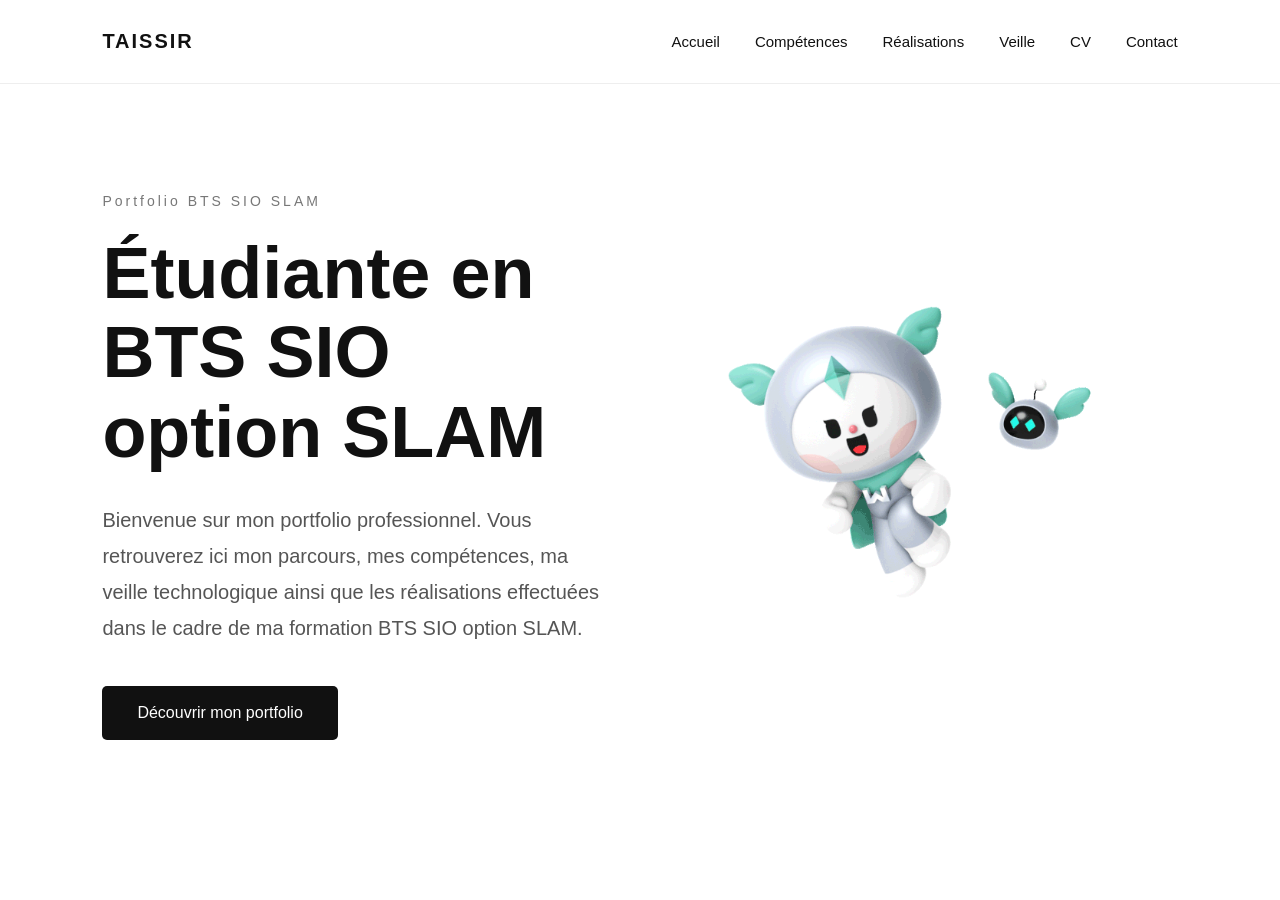
<file: index.html>
<!DOCTYPE html>
<html lang="fr">

<head>
    <meta charset="UTF-8">
    <meta name="viewport" content="width=device-width, initial-scale=1.0">

    <title>Portfolio - Taissir Essaadi</title>

    <link rel="stylesheet" href="style.css">
</head>

<body>

    <nav class="navbar">

        <div class="logo">
            TAISSIR
        </div>

        <ul class="nav-links">
            <li><a href="index.html">Accueil</a></li>
            <li><a href="competences.html">Compétences</a></li>
            <li><a href="realisations.html">Réalisations</a></li>
            <li><a href="veille.html">Veille</a></li>
            <li><a href="cv.html">CV</a></li>
            <li><a href="contact.html">Contact</a></li>
        </ul>

    </nav>

    <section class="hero">

        <div class="hero-left">

            <p class="mini-text">
                Portfolio BTS SIO SLAM
            </p>

            <h1>
                Étudiante en BTS SIO option SLAM
            </h1>

            <p class="description">
                Bienvenue sur mon portfolio professionnel.
                Vous retrouverez ici mon parcours,
                mes compétences, ma veille technologique
                ainsi que les réalisations effectuées
                dans le cadre de ma formation BTS SIO option SLAM.
            </p>

            <a href="competences.html" class="discover-btn">
                Découvrir mon portfolio
            </a>

        </div>

        <div class="hero-right">

    <img src="image/acceuil.jpg" alt="Portfolio">

</div>

    </section>

</body>

</html>
</file>
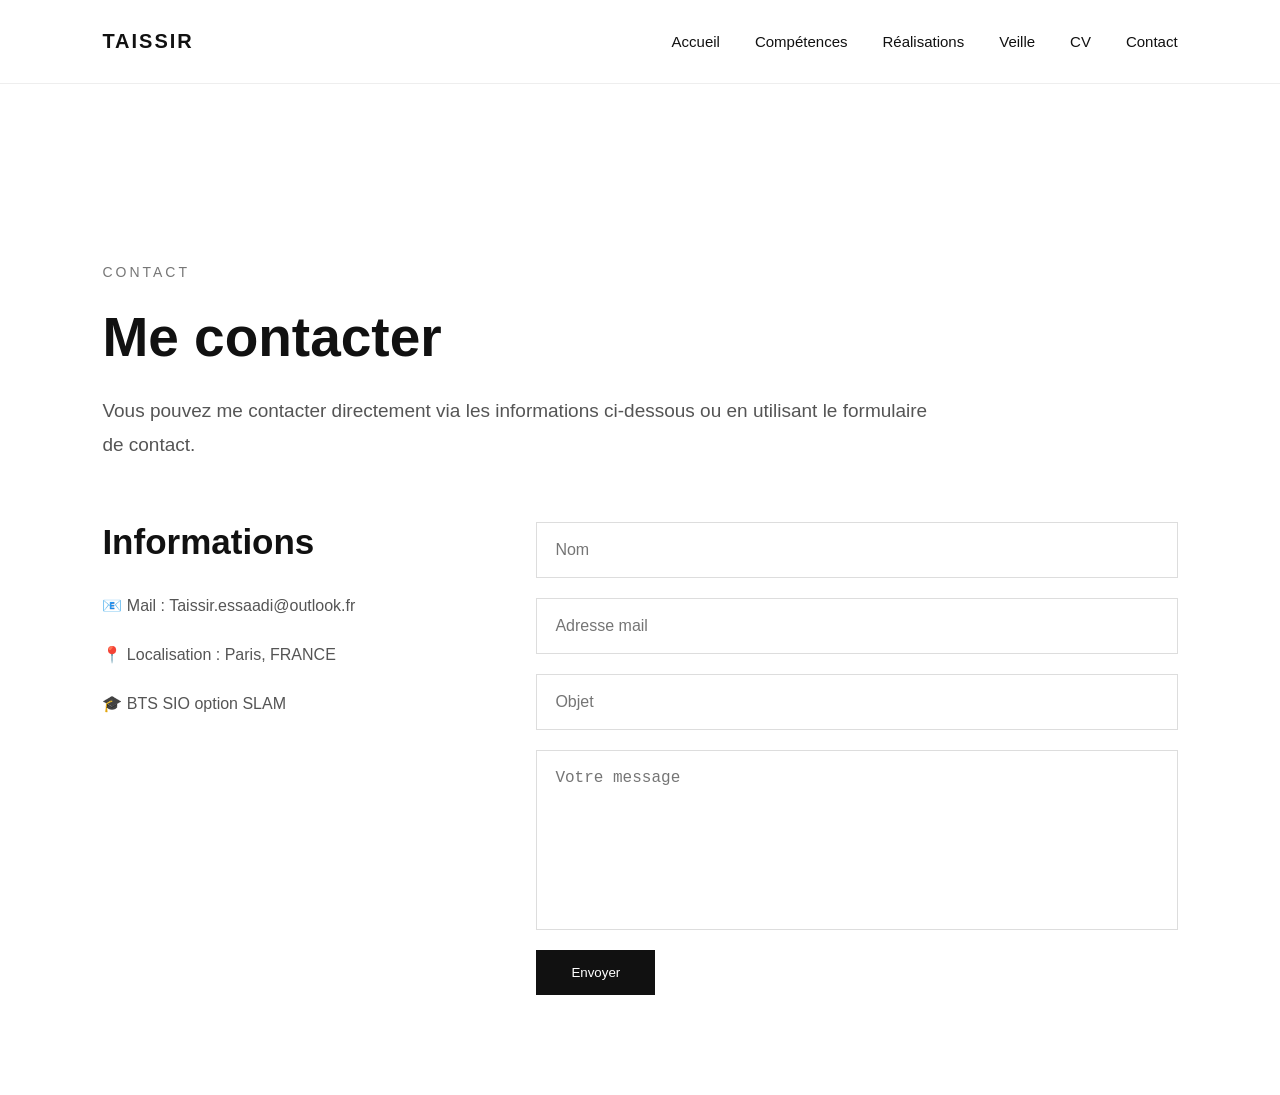
<file: contact.html>
<!DOCTYPE html>
<html lang="fr">

<head>
    <meta charset="UTF-8">
    <meta name="viewport" content="width=device-width, initial-scale=1.0">

    <title>Contact - Taissir Essaadi</title>

    <link rel="stylesheet" href="style.css">
</head>

<body>

    <nav class="navbar">

        <div class="logo">
            TAISSIR
        </div>

        <ul class="nav-links">
            <li><a href="index.html">Accueil</a></li>
            <li><a href="competences.html">Compétences</a></li>
            <li><a href="realisations.html">Réalisations</a></li>
            <li><a href="veille.html">Veille</a></li>
            <li><a href="cv.html">CV</a></li>
            <li><a href="contact.html">Contact</a></li>
        </ul>

    </nav>

    <section class="section">

        <p class="mini-text">
            CONTACT
        </p>

        <h1 class="section-title">
            Me contacter
        </h1>

        <p class="section-description">

            Vous pouvez me contacter directement
            via les informations ci-dessous
            ou en utilisant le formulaire de contact.

        </p>

        <div class="contact-container">

            <div class="contact-info">

                <h2>Informations</h2>

                <p>
                    📧 Mail :
                    Taissir.essaadi@outlook.fr
                </p>

                <p>
                    📍 Localisation :
                    Paris, FRANCE
                </p>

                <p>
                    🎓 BTS SIO option SLAM
                </p>

            </div>

            <form class="contact-form">

                <input type="text" placeholder="Nom">

                <input type="email" placeholder="Adresse mail">

                <input type="text" placeholder="Objet">

                <textarea placeholder="Votre message"></textarea>

                <button type="submit">
                    Envoyer
                </button>

            </form>

        </div>

    </section>

</body>

</html>
</file>
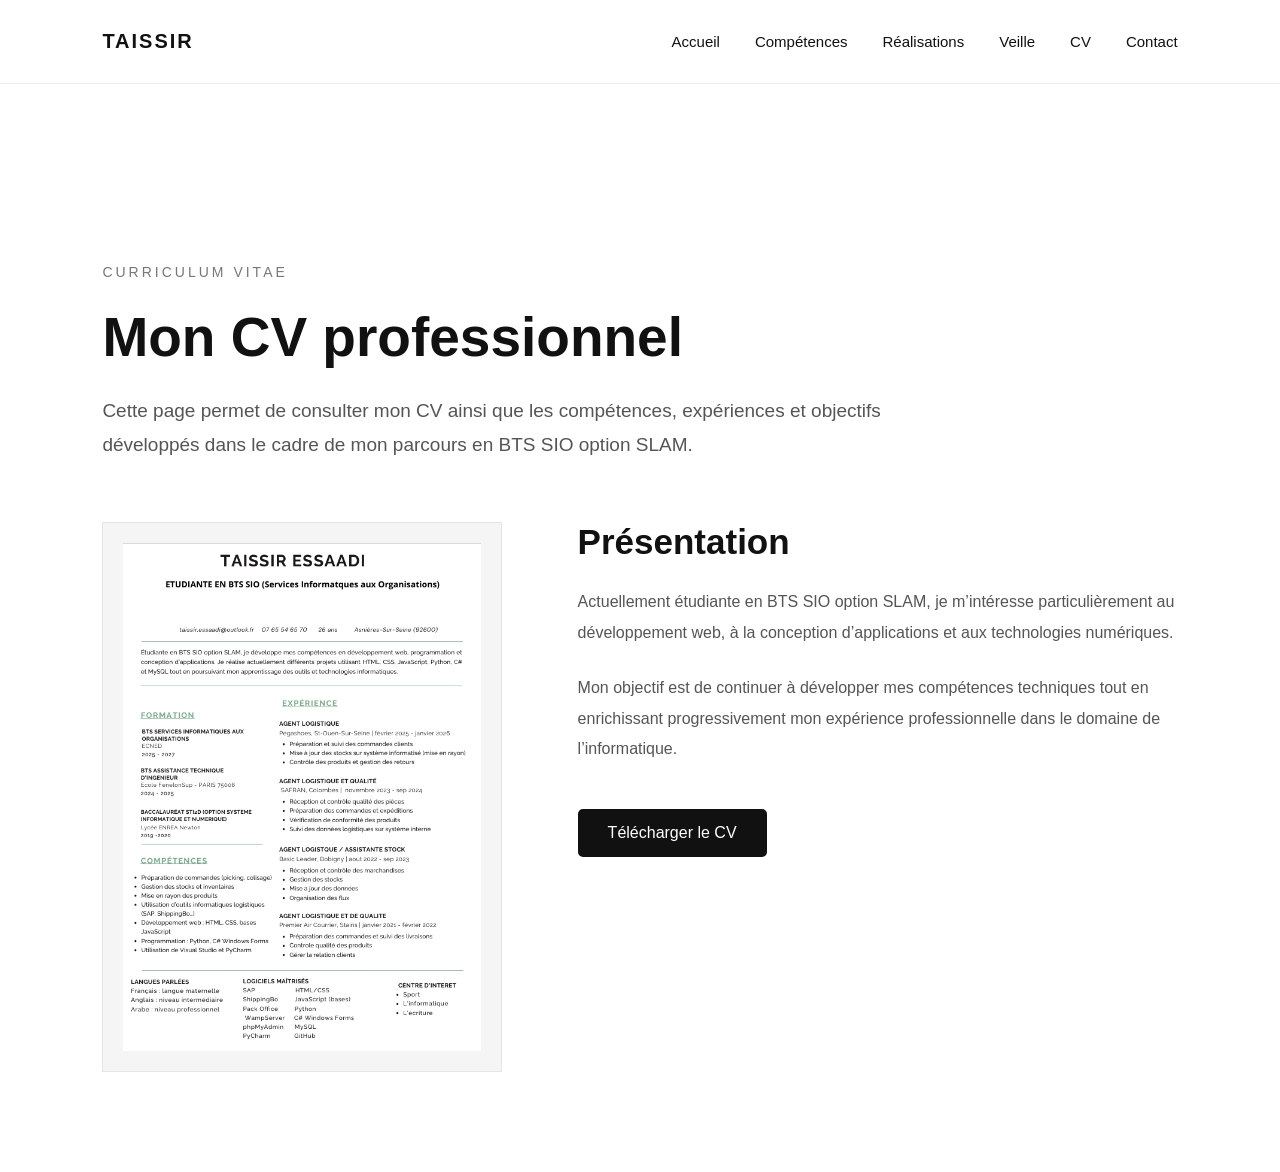
<file: cv.html>
<!DOCTYPE html>
<html lang="fr">

<head>
    <meta charset="UTF-8">
    <meta name="viewport" content="width=device-width, initial-scale=1.0">

    <title>CV - Taissir Essaadi</title>

    <link rel="stylesheet" href="style.css">
</head>

<body>

    <nav class="navbar">

        <div class="logo">
            TAISSIR
        </div>

        <ul class="nav-links">
            <li><a href="index.html">Accueil</a></li>
            <li><a href="competences.html">Compétences</a></li>
            <li><a href="realisations.html">Réalisations</a></li>
            <li><a href="veille.html">Veille</a></li>
            <li><a href="cv.html">CV</a></li>
            <li><a href="contact.html">Contact</a></li>
        </ul>

    </nav>

    <section class="section">

        <p class="mini-text">
            CURRICULUM VITAE
        </p>

        <h1 class="section-title">
            Mon CV professionnel
        </h1>

        <p class="section-description">

            Cette page permet de consulter
            mon CV ainsi que les compétences,
            expériences et objectifs développés
            dans le cadre de mon parcours
            en BTS SIO option SLAM.

        </p>

        <div class="cv-container">

           <div class="cv-preview">

    <img src="image/cv-image.jpg" alt="CV">

</div>

            <div class="cv-text">

                <h2>Présentation</h2>

                <p>

                    Actuellement étudiante en BTS SIO
                    option SLAM, je m’intéresse
                    particulièrement au développement web,
                    à la conception d’applications
                    et aux technologies numériques.

                </p>

                <p>

                    Mon objectif est de continuer
                    à développer mes compétences
                    techniques tout en enrichissant
                    progressivement mon expérience
                    professionnelle dans le domaine
                    de l’informatique.

                </p>

                <a href="image/CV_Taissir_Essaadi_BTS_SIO.pdf" download>
    Télécharger le CV
</a>

            </div>

        </div>

    </section>

</body>

</html>
</file>
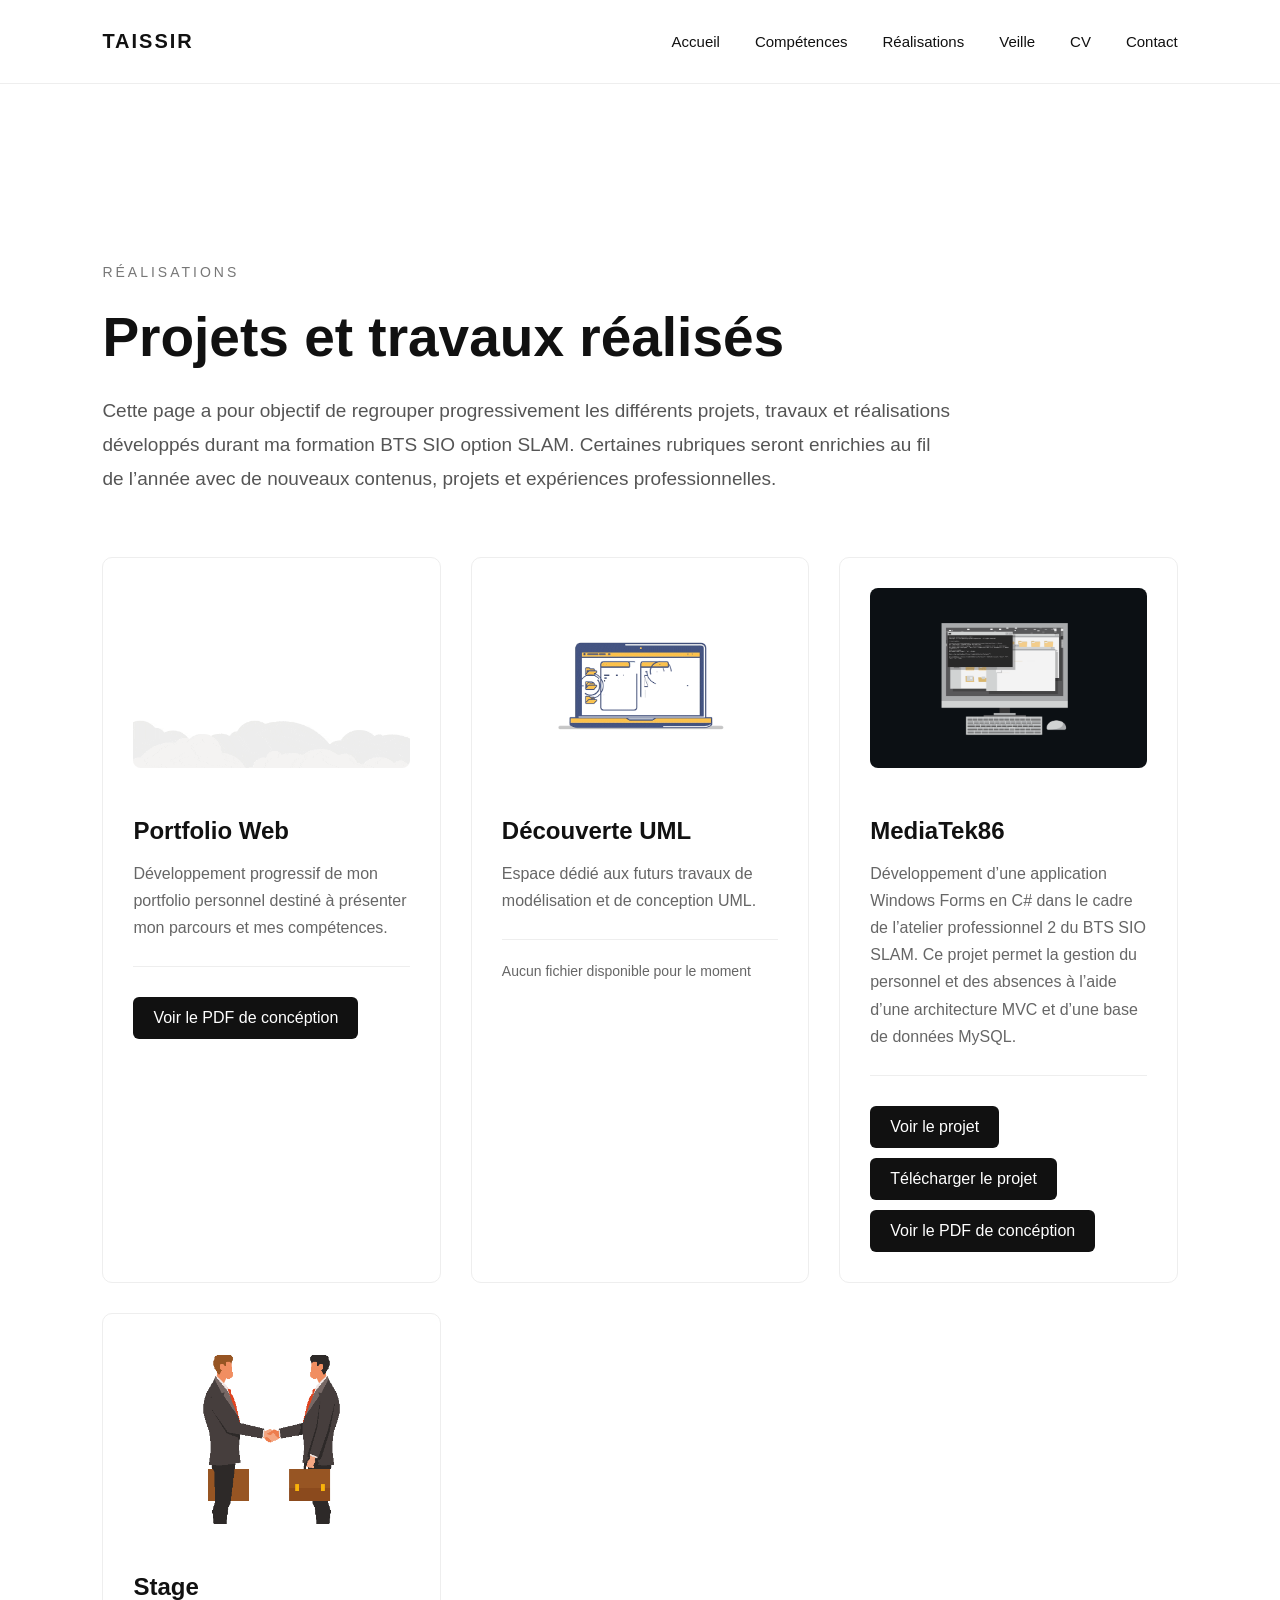
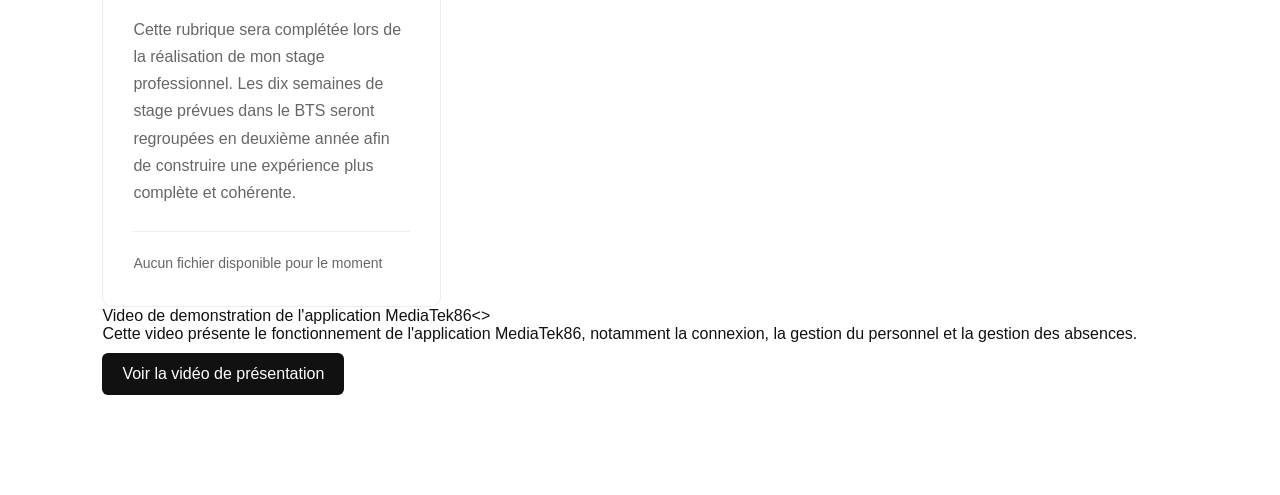
<file: realisations.html>
<!DOCTYPE html>
<html lang="fr">

<head>
    <meta charset="UTF-8">
    <meta name="viewport" content="width=device-width, initial-scale=1.0">

    <title>Réalisations - Taissir Essaadi</title>

    <link rel="stylesheet" href="style.css">
</head>

<body>

    <nav class="navbar">

        <div class="logo">
            TAISSIR
        </div>

        <ul class="nav-links">
            <li><a href="index.html">Accueil</a></li>
            <li><a href="competences.html">Compétences</a></li>
            <li><a href="realisations.html">Réalisations</a></li>
            <li><a href="veille.html">Veille</a></li>
            <li><a href="cv.html">CV</a></li>
            <li><a href="contact.html">Contact</a></li>
        </ul>

    </nav>

    <section class="section">

        <p class="mini-text">
            RÉALISATIONS
        </p>

        <h1 class="section-title">
            Projets et travaux réalisés
        </h1>

        <p class="section-description">

    Cette page a pour objectif de regrouper
    progressivement les différents projets,
    travaux et réalisations développés
    durant ma formation BTS SIO option SLAM.

    Certaines rubriques seront enrichies
    au fil de l’année avec de nouveaux contenus,
    projets et expériences professionnelles.

</p>

        <div class="cards-container">

            <div class="card">

                <img src="image/portfolio.jpg" alt="Portfolio">

                <h3>Portfolio Web</h3>

               <p>
    Développement progressif de mon portfolio
    personnel destiné à présenter
    mon parcours et mes compétences.
</p>
<div class="project-files">

   <a href="image/developpement_portfolio_taissir_essaadi.pdf"
   class="project-file"
   download>
   Voir le PDF de concéption
</a>

</div>
            </div>

            <div class="card">

                <img src="image/uml.jpg" alt="Découverte UML">

                <h3>Découverte UML</h3>

                <p>
    Espace dédié aux futurs travaux
    de modélisation et de conception UML.
</p>
<div class="project-files">

    <p class="empty-file">
        Aucun fichier disponible pour le moment
    </p>

</div>
            </div>

            <div class="card">

                <img src="image/mediatek86.jpg" alt="MediaTek86">

                <h3>MediaTek86</h3>

               <p>
    Développement d’une application Windows Forms
    en C# dans le cadre de l’atelier professionnel 2
    du BTS SIO SLAM. Ce projet permet la gestion
    du personnel et des absences à l’aide
    d’une architecture MVC et d’une base de données MySQL.
</p>
<div class="project-files">

    <a href="https://github.com/teyssirdev/MediaTek86"
   class="project-file"
   target="_blank">
   Voir le projet
  </a>
<a href="https://1drv.ms/u/c/0d5935daee250958/IQCqiKujfvfARK6jkO4Xc-oFAbA1rPnKV30w90ROZi_3dS8?e=QvPR5g"
   class="project-file"
   target="_blank">
   Télécharger le projet
</a>
<a href="image/devoir2_taissir_essaadi.pdf"
   class="project-file"
   download>
   Voir le PDF de concéption
</a>
</div>
            </div>

            <div class="card">

               <img src="image/stage.jpg" alt="Stage">

                <h3>Stage</h3>

                <p>
    Cette rubrique sera complétée lors
    de la réalisation de mon stage professionnel.
    Les dix semaines de stage prévues dans le BTS
    seront regroupées en deuxième année
    afin de construire une expérience
    plus complète et cohérente.
</p>
<div class="project-files">

    <p class="empty-file">
        Aucun fichier disponible pour le moment
    </p>

</div>
            </div>

        </div>
<div class="video-section"
     <h2>Video de demonstration de l'application MediaTek86<>
         
         <p>
           Cette video présente le fonctionnement de l'application MediaTek86, notamment la connexion, la gestion 
         du personnel et la gestion des absences.
         </p> 
         <a href="https://1drv.ms/v/c/0d5935daee250958/IQCkS7rrwO5BQrA0iLavrHzUAfLo903DvQNj0NUNg_Byw_Y?e=E6FgNy" class="project-file" target="_blank">
             Voir la vidéo de présentation
         <a>  
         </div> 
    </section>

</body>

</html>
</file>
<file: style.css>
*{
    margin: 0;
    padding: 0;
    box-sizing: border-box;
}

body{
    font-family: Arial, Helvetica, sans-serif;
    background-color: #ffffff;
    color: #111111;
}

.navbar{
    width: 100%;
    padding: 30px 8%;
    display: flex;
    justify-content: space-between;
    align-items: center;
    background-color: #ffffff;
    border-bottom: 1px solid #eeeeee;
}

.logo{
    font-size: 20px;
    font-weight: bold;
    letter-spacing: 2px;
}

.nav-links{
    display: flex;
    gap: 35px;
    list-style: none;
}

.nav-links a{
    text-decoration: none;
    color: #111111;
    font-size: 15px;
    transition: 0.3s;
}

.nav-links a:hover{
    color: #777777;
}

.hero{
    min-height: 85vh;
    display: flex;
    align-items: center;
    justify-content: space-between;
    padding: 0 8%;
    gap: 60px;
}

.hero-left{
    max-width: 700px;
}

.mini-text{
    font-size: 14px;
    letter-spacing: 3px;
    color: #777777;
    margin-bottom: 25px;
}

.hero-left h1{
    font-size: 72px;
    line-height: 1.1;
    margin-bottom: 30px;
}

.description{
    font-size: 20px;
    line-height: 1.8;
    color: #555555;
    margin-bottom: 40px;
}

.discover-btn{
    display: inline-block;
    padding: 18px 35px;
    background-color: #111111;
    color: white;
    text-decoration: none;
    border-radius: 5px;
    transition: 0.3s;
}

.discover-btn:hover{
    background-color: #333333;
}

.hero-right{
    width: 500px;
    height: 500px;
    background-color: white;
    padding: 20px;
    display: flex;
    justify-content: center;
    align-items: center;
    text-align: center;
    flex-shrink: 0;
}

.hero-right img{
    width: 100%;
    height: 100%;
    object-fit: contain;
}

.section{
    padding: 180px 8% 100px 8%;
}

.section-title{
    font-size: 55px;
    margin-bottom: 25px;
}

.section-description{
    max-width: 850px;
    font-size: 19px;
    line-height: 1.8;
    color: #555555;
    margin-bottom: 60px;
}

.cards-container{
    display: grid;
    grid-template-columns: repeat(auto-fit, minmax(260px, 1fr));
    gap: 30px;
}

.card{
    border: 1px solid #eeeeee;
    background-color: white;
    padding: 30px;
    border-radius: 10px;
    transition: 0.4s ease;
}

.card:hover{
    transform: translateY(-5px);
}

.card h3{
    margin-top: 25px;
    margin-bottom: 15px;
    font-size: 24px;
}

.card p{
    line-height: 1.7;
    color: #666666;
}

.more-btn{
    margin-top: 20px;
    padding: 14px 24px;
    background-color: #111111;
    color: white;
    border: none;
    border-radius: 6px;
    cursor: pointer;
    transition: 0.3s;
    font-size: 15px;
}

.more-btn:hover{
    background-color: #333333;
}

.skill-details{
    max-height: 0;
    overflow: hidden;
    opacity: 0;
    transition: 0.4s ease;
    margin-top: 0;
}

.skill-details.open{
    max-height: 500px;
    opacity: 1;
    margin-top: 20px;
}

.cv-container{
    display: flex;
    justify-content: space-between;
    align-items: flex-start;
    gap: 60px;
    margin-top: 60px;
}

.cv-preview{
    width: 400px;
    height: 550px;
    background-color: #f5f5f5;
    border: 1px solid #e5e5e5;
    display: flex;
    justify-content: center;
    align-items: center;
    text-align: center;
    color: #777777;
    padding: 20px;
    flex-shrink: 0;
}

.cv-text{
    max-width: 600px;
}

.cv-text h2{
    font-size: 35px;
    margin-bottom: 25px;
}

.cv-text p{
    line-height: 1.9;
    color: #555555;
    margin-bottom: 25px;
}

.cv-text a{
    display: inline-block;
    margin-top: 20px;
    background-color: #111111;
    color: white;
    padding: 15px 30px;
    text-decoration: none;
    border-radius: 5px;
}

.contact-container{
    display: flex;
    justify-content: space-between;
    gap: 60px;
    margin-top: 60px;
}

.contact-info{
    width: 35%;
}

.contact-info h2{
    font-size: 35px;
    margin-bottom: 30px;
}

.contact-info p{
    margin-bottom: 20px;
    line-height: 1.8;
    color: #555555;
}

.contact-form{
    width: 60%;
    display: flex;
    flex-direction: column;
    gap: 20px;
}

.contact-form input,
.contact-form textarea{
    width: 100%;
    padding: 18px;
    border: 1px solid #dddddd;
    outline: none;
    font-size: 16px;
    background-color: white;
}

.contact-form textarea{
    height: 180px;
    resize: none;
}

.contact-form button{
    width: fit-content;
    padding: 15px 35px;
    background-color: #111111;
    color: white;
    border: none;
    cursor: pointer;
    transition: 0.3s;
}

.contact-form button:hover{
    background-color: #333333;
}
.project-files{
    margin-top: 25px;

    padding-top: 20px;

    border-top: 1px solid #eeeeee;
}

.empty-file{
    color: #888888;

    font-size: 14px;
}

.project-file{
    display: inline-block;

    margin-top: 10px;

    padding: 12px 20px;

    background-color: #111111;

    color: white;

    text-decoration: none;

    border-radius: 6px;

    transition: 0.3s;
}

.project-file:hover{
    background-color: #333333;
}
.card img{
    width: 100%;
    height: 180px;
    object-fit: cover;
    border-radius: 8px;
    margin-bottom: 20px;
}
.cv-preview img{
    width: 100%;
    height: 100%;
    object-fit: cover;
}
</file>
